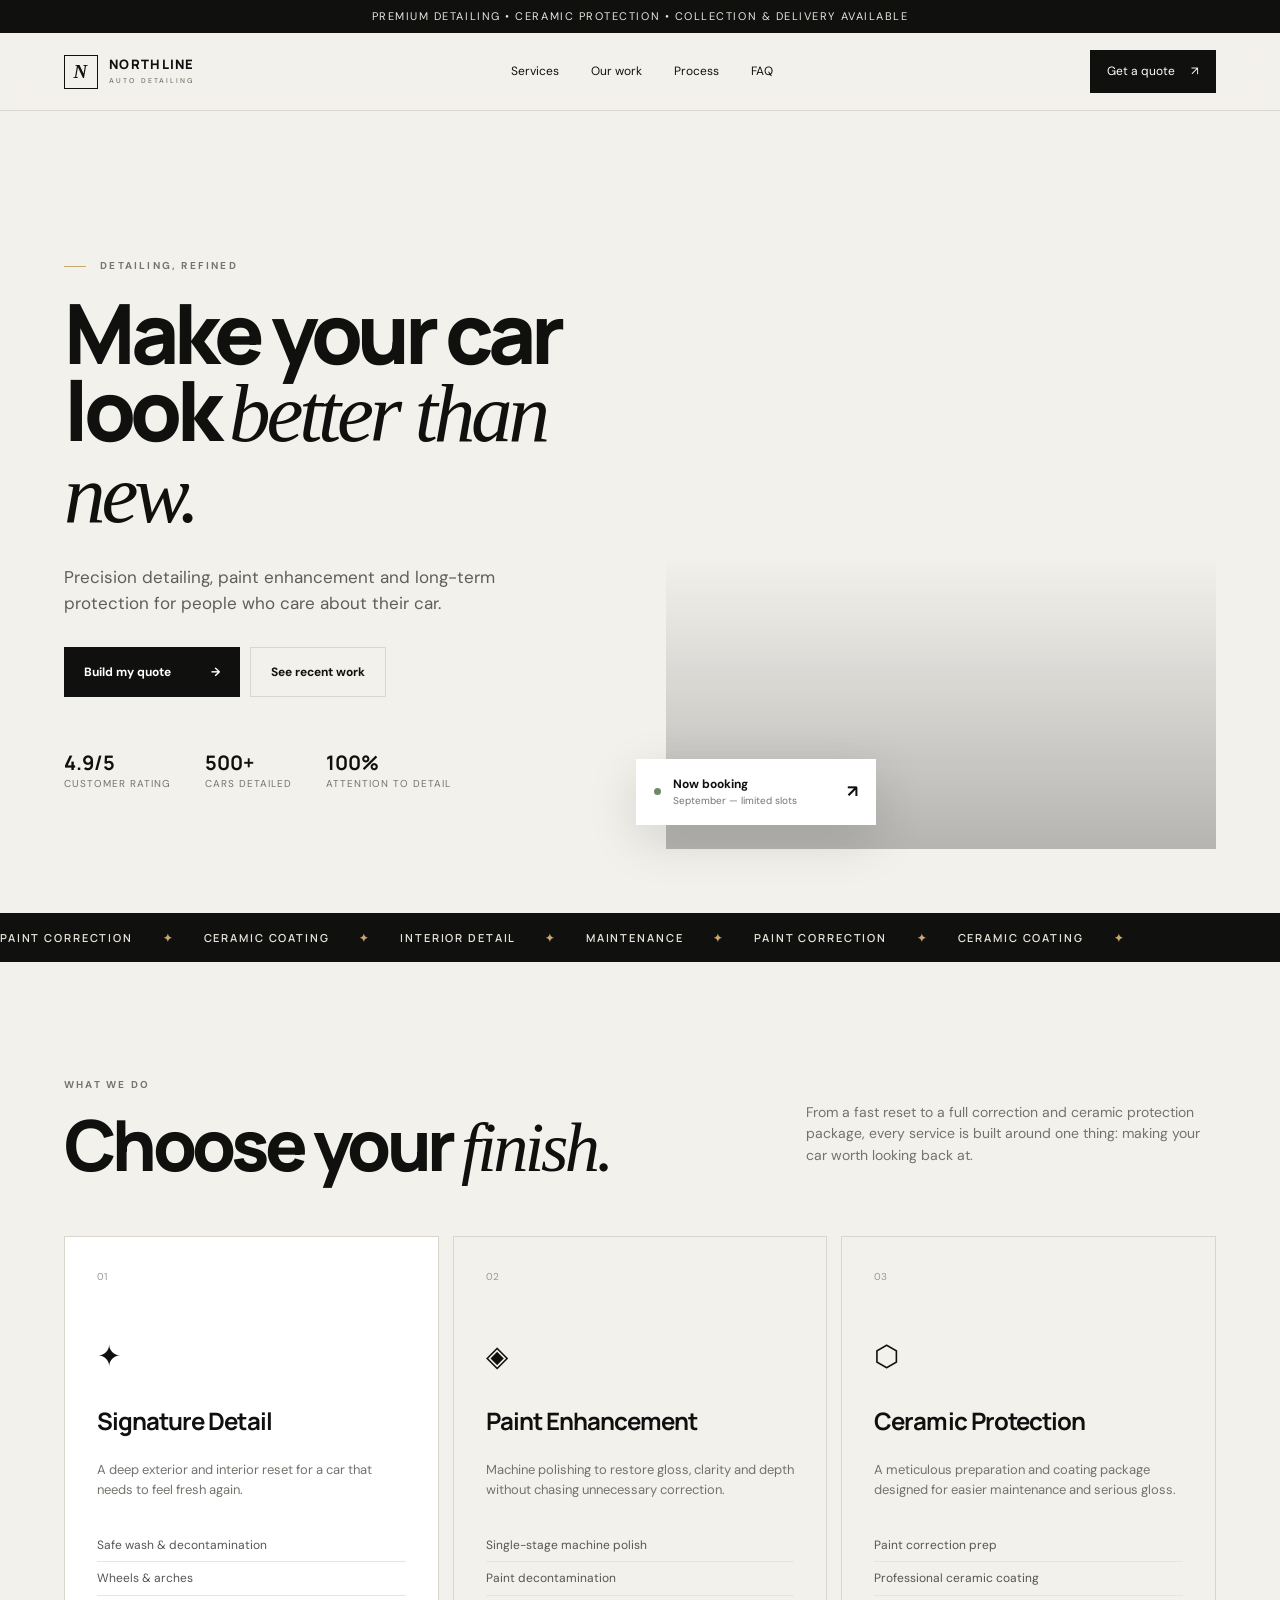
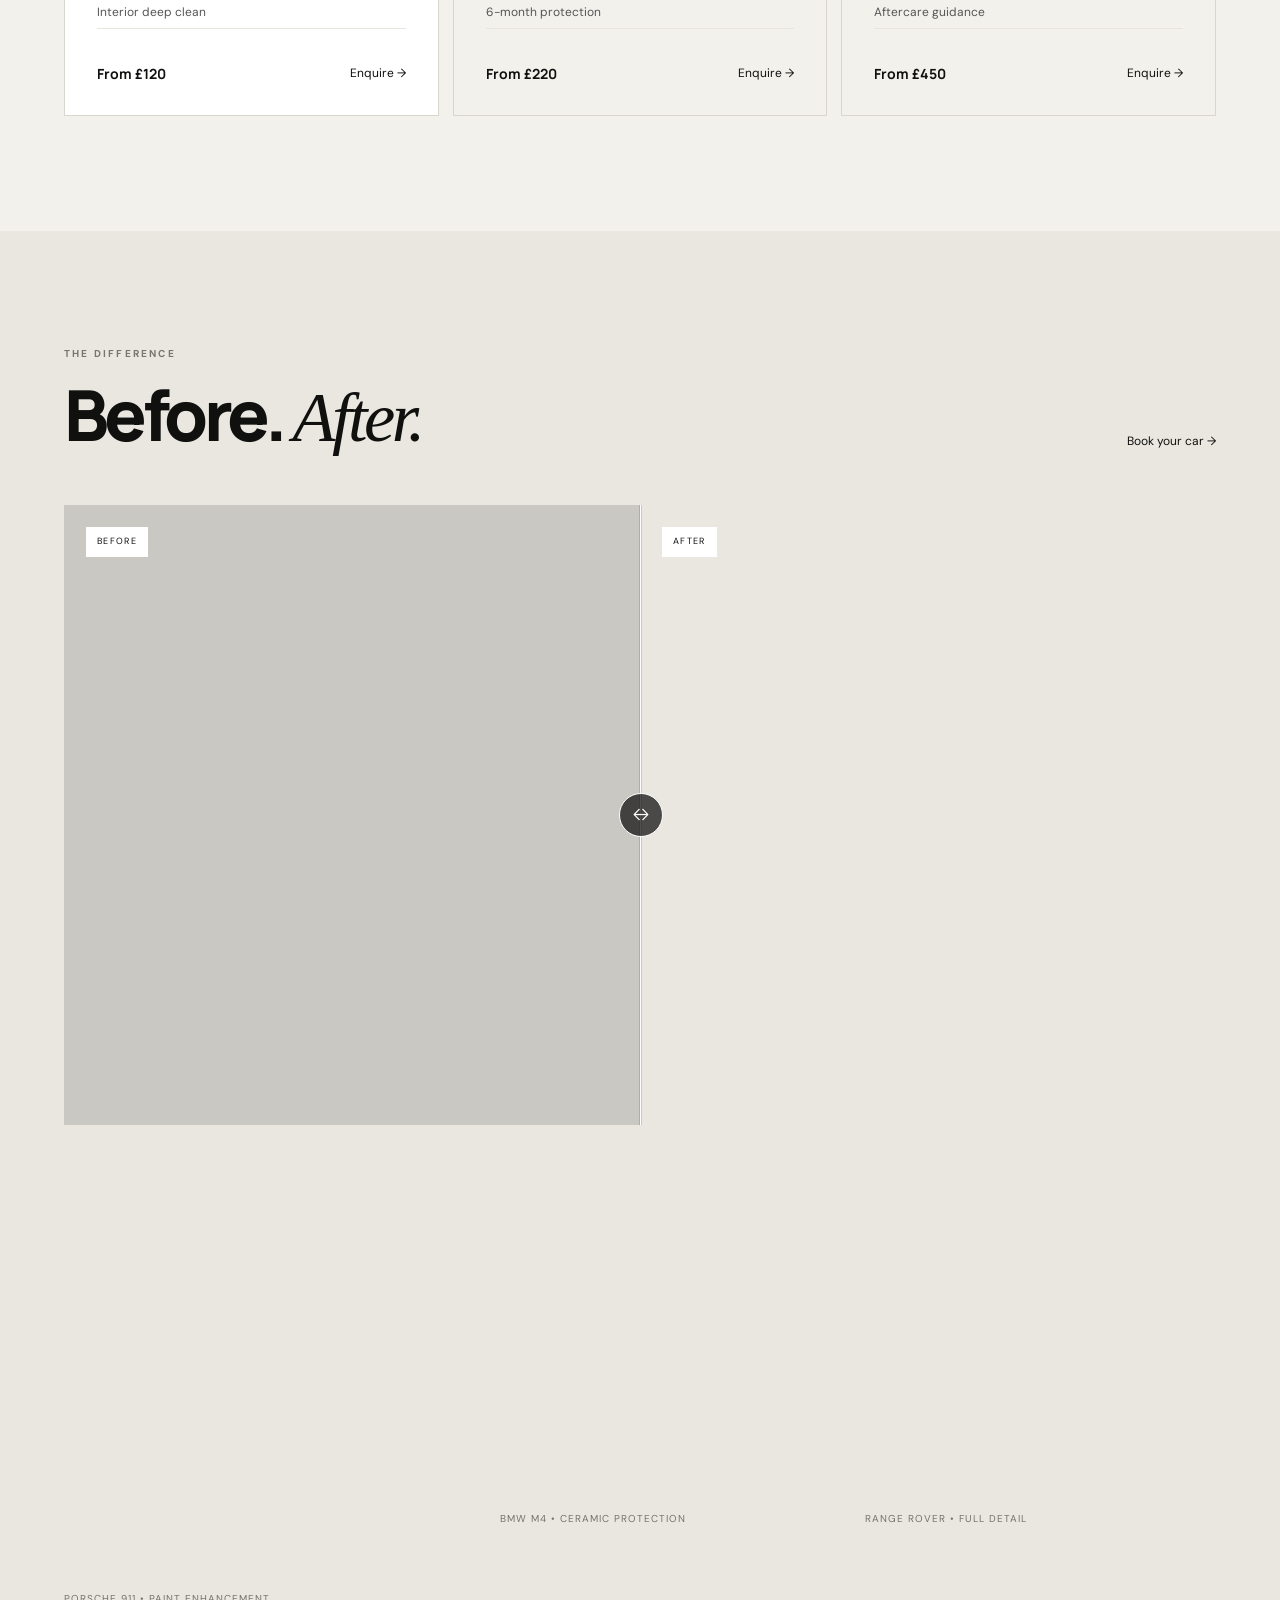
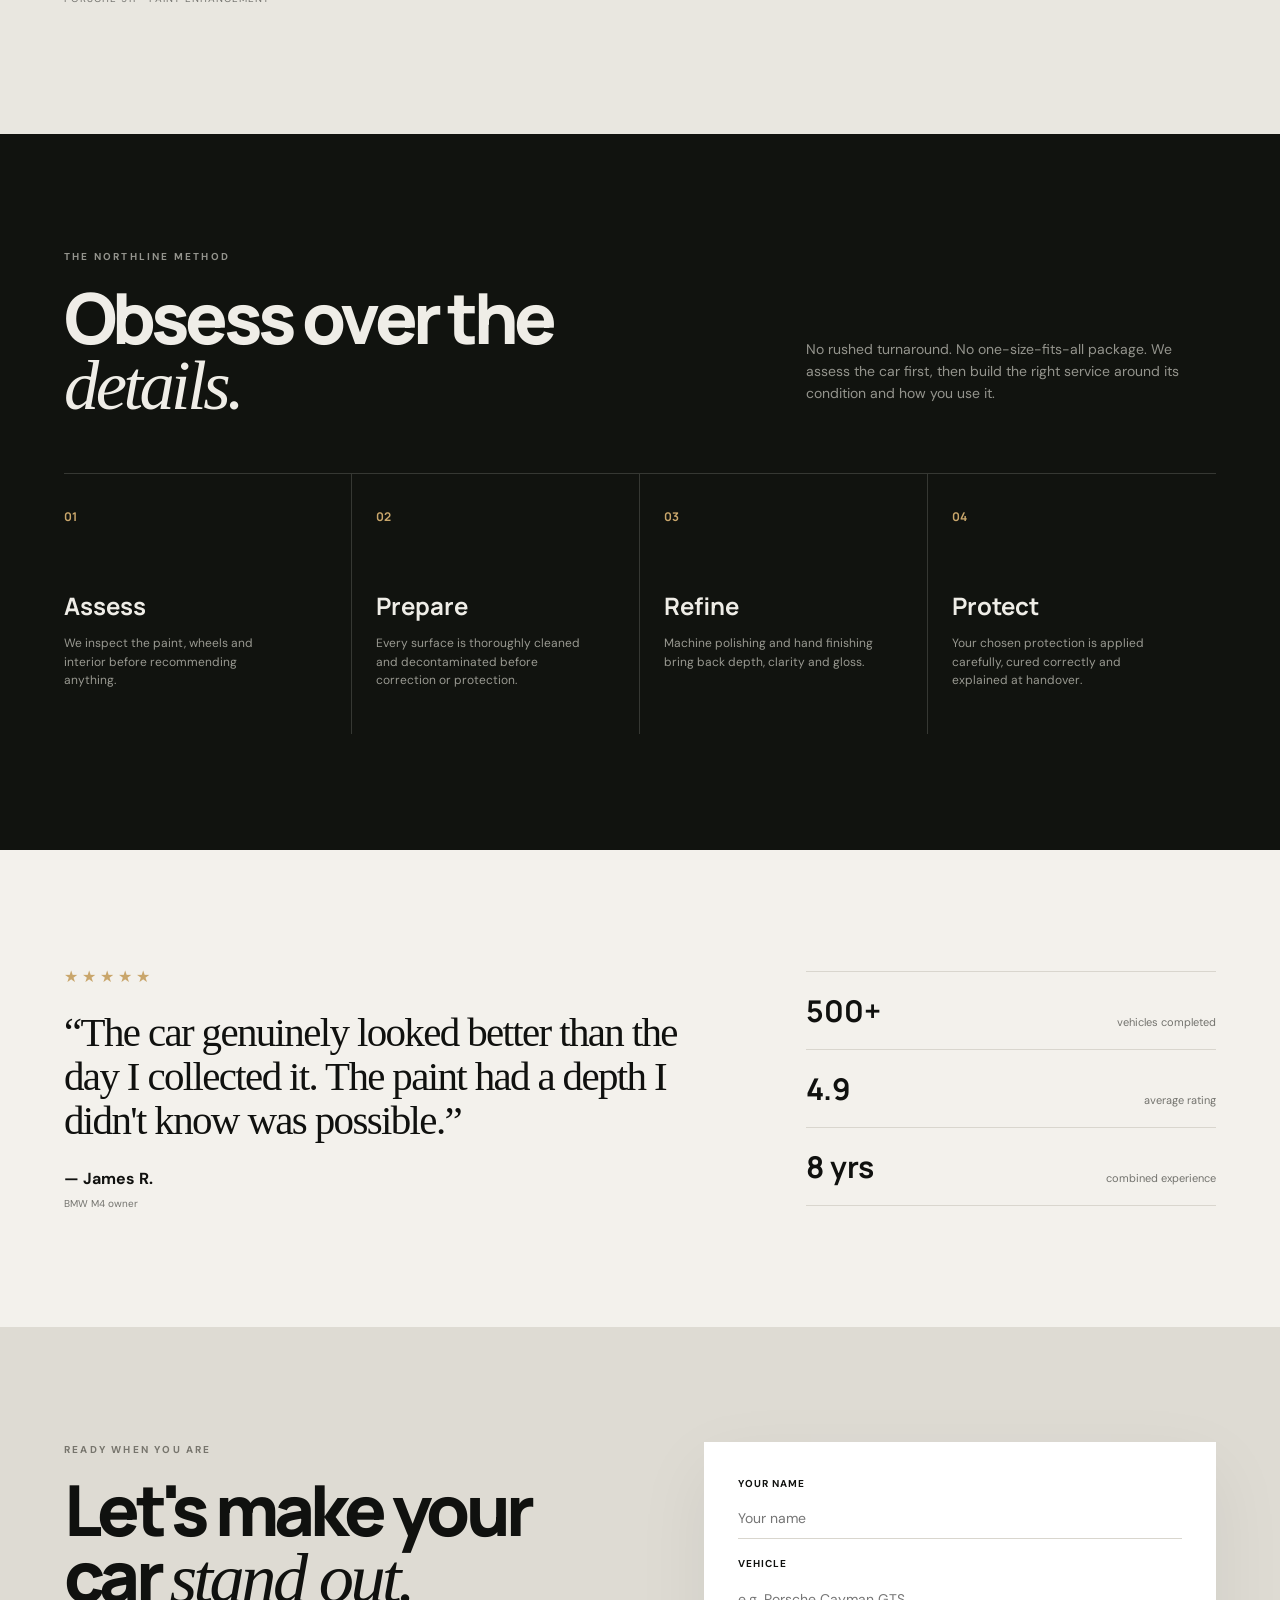
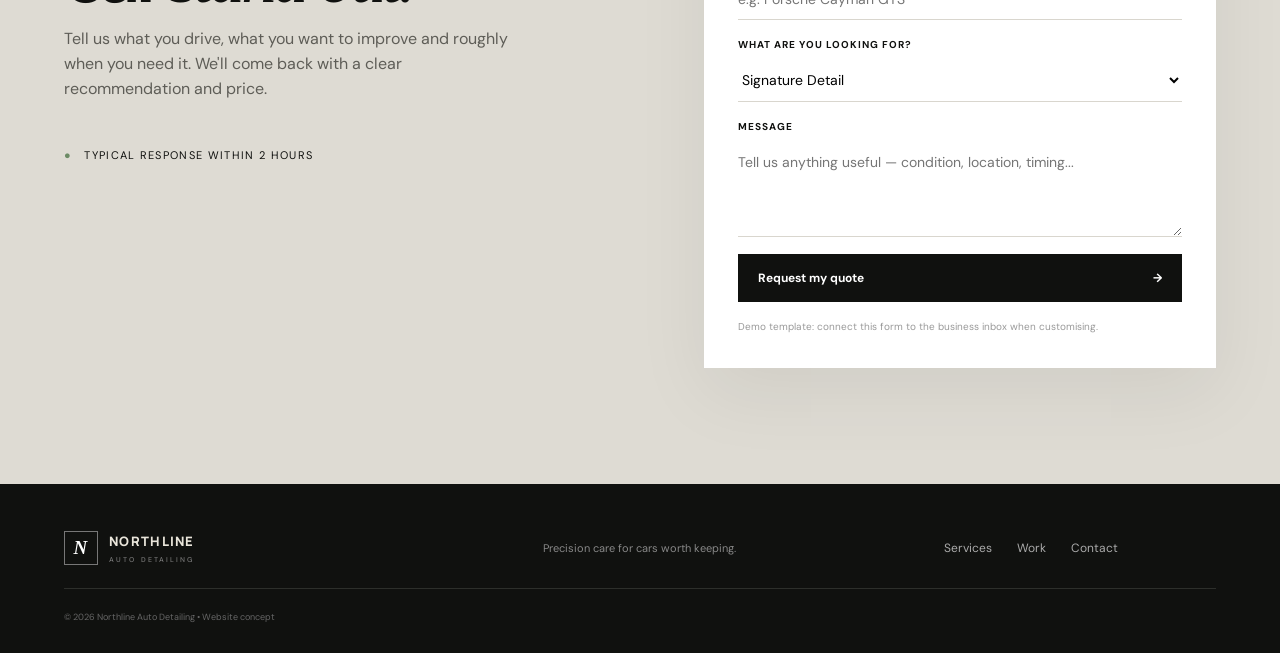
<file: index.html>
<!doctype html>
<html lang="en">
<head>
  <meta charset="utf-8">
  <meta name="viewport" content="width=device-width, initial-scale=1">
  <meta name="description" content="Premium vehicle detailing and ceramic coating. Studio-grade finish, delivered with obsessive attention to detail.">
  <title>Northline Auto Detailing — Paintwork, Protection & Detail</title>
  <link rel="preconnect" href="https://fonts.googleapis.com">
  <link rel="preconnect" href="https://fonts.gstatic.com" crossorigin>
  <link href="https://fonts.googleapis.com/css2?family=DM+Sans:wght@400;500;600;700&family=Manrope:wght@500;600;700;800&display=swap" rel="stylesheet">
  <link rel="stylesheet" href="styles.css">
</head>
<body>
  <div class="announcement">Premium detailing • Ceramic protection • Collection & delivery available</div>

  <header class="nav">
    <a class="brand" href="#top" aria-label="Northline home">
      <span class="brand-mark">N</span>
      <span>NORTHLINE<small>AUTO DETAILING</small></span>
    </a>
    <nav>
      <a href="#services">Services</a>
      <a href="#work">Our work</a>
      <a href="#process">Process</a>
      <a href="#faq">FAQ</a>
    </nav>
    <a class="nav-cta" href="#quote">Get a quote <span>↗</span></a>
    <button class="menu" aria-label="Open menu">☰</button>
  </header>

  <main id="top">
    <section class="hero">
      <div class="hero-copy reveal">
        <p class="eyebrow"><span></span> DETAILING, REFINED</p>
        <h1>Make your car look <em>better than new.</em></h1>
        <p class="lede">Precision detailing, paint enhancement and long-term protection for people who care about their car.</p>
        <div class="hero-actions">
          <a class="button primary" href="#quote">Build my quote <span>→</span></a>
          <a class="button ghost" href="#work">See recent work</a>
        </div>
        <div class="trust-row">
          <div><strong>4.9/5</strong><span>customer rating</span></div>
          <div><strong>500+</strong><span>cars detailed</span></div>
          <div><strong>100%</strong><span>attention to detail</span></div>
        </div>
      </div>
      <div class="hero-visual">
        <div class="hero-image"></div>
        <div class="floating-card"><span class="dot"></span><div><strong>Now booking</strong><small>September — limited slots</small></div><b>↗</b></div>
      </div>
    </section>

    <section class="marquee"><div>PAINT CORRECTION <span>✦</span> CERAMIC COATING <span>✦</span> INTERIOR DETAIL <span>✦</span> MAINTENANCE <span>✦</span> PAINT CORRECTION <span>✦</span> CERAMIC COATING <span>✦</span></div></section>

    <section class="section services" id="services">
      <div class="section-head reveal"><div><p class="eyebrow">WHAT WE DO</p><h2>Choose your <em>finish.</em></h2></div><p>From a fast reset to a full correction and ceramic protection package, every service is built around one thing: making your car worth looking back at.</p></div>
      <div class="service-grid">
        <article class="service-card featured reveal"><span class="number">01</span><div class="service-icon">✦</div><h3>Signature Detail</h3><p>A deep exterior and interior reset for a car that needs to feel fresh again.</p><ul><li>Safe wash & decontamination</li><li>Wheels & arches</li><li>Interior deep clean</li></ul><div class="service-bottom"><strong>From £120</strong><a href="#quote">Enquire →</a></div></article>
        <article class="service-card reveal"><span class="number">02</span><div class="service-icon">◈</div><h3>Paint Enhancement</h3><p>Machine polishing to restore gloss, clarity and depth without chasing unnecessary correction.</p><ul><li>Single-stage machine polish</li><li>Paint decontamination</li><li>6-month protection</li></ul><div class="service-bottom"><strong>From £220</strong><a href="#quote">Enquire →</a></div></article>
        <article class="service-card reveal"><span class="number">03</span><div class="service-icon">⬡</div><h3>Ceramic Protection</h3><p>A meticulous preparation and coating package designed for easier maintenance and serious gloss.</p><ul><li>Paint correction prep</li><li>Professional ceramic coating</li><li>Aftercare guidance</li></ul><div class="service-bottom"><strong>From £450</strong><a href="#quote">Enquire →</a></div></article>
      </div>
    </section>

    <section class="section work" id="work">
      <div class="section-head reveal"><div><p class="eyebrow">THE DIFFERENCE</p><h2>Before. <em>After.</em></h2></div><a class="text-link" href="#quote">Book your car →</a></div>
      <div class="before-after reveal">
        <div class="work-panel before"><span>BEFORE</span><div class="work-image img-before"></div></div>
        <div class="work-panel after"><span>AFTER</span><div class="work-image img-after"></div></div>
        <div class="slider-line"><i></i></div>
      </div>
      <div class="gallery">
        <div class="gallery-item tall reveal"><div class="gallery-image g1"></div><span>Porsche 911 • paint enhancement</span></div>
        <div class="gallery-item reveal"><div class="gallery-image g2"></div><span>BMW M4 • ceramic protection</span></div>
        <div class="gallery-item reveal"><div class="gallery-image g3"></div><span>Range Rover • full detail</span></div>
      </div>
    </section>

    <section class="dark-section" id="process">
      <div class="section-head reveal"><div><p class="eyebrow">THE NORTHLINE METHOD</p><h2>Obsess over the <em>details.</em></h2></div><p>No rushed turnaround. No one-size-fits-all package. We assess the car first, then build the right service around its condition and how you use it.</p></div>
      <div class="process-grid">
        <div class="process reveal"><b>01</b><h3>Assess</h3><p>We inspect the paint, wheels and interior before recommending anything.</p></div>
        <div class="process reveal"><b>02</b><h3>Prepare</h3><p>Every surface is thoroughly cleaned and decontaminated before correction or protection.</p></div>
        <div class="process reveal"><b>03</b><h3>Refine</h3><p>Machine polishing and hand finishing bring back depth, clarity and gloss.</p></div>
        <div class="process reveal"><b>04</b><h3>Protect</h3><p>Your chosen protection is applied carefully, cured correctly and explained at handover.</p></div>
      </div>
    </section>

    <section class="section proof">
      <div class="proof-card reveal"><span>★★★★★</span><blockquote>“The car genuinely looked better than the day I collected it. The paint had a depth I didn't know was possible.”</blockquote><strong>— James R.</strong><small>BMW M4 owner</small></div>
      <div class="proof-stats reveal"><div><strong>500+</strong><span>vehicles completed</span></div><div><strong>4.9</strong><span>average rating</span></div><div><strong>8 yrs</strong><span>combined experience</span></div></div>
    </section>

    <section class="section quote" id="quote">
      <div class="quote-copy reveal"><p class="eyebrow">READY WHEN YOU ARE</p><h2>Let's make your car <em>stand out.</em></h2><p>Tell us what you drive, what you want to improve and roughly when you need it. We'll come back with a clear recommendation and price.</p><div class="contact-note"><span>●</span> Typical response within 2 hours</div></div>
      <form class="quote-form reveal" id="quoteForm">
        <label>Your name<input name="name" required placeholder="Your name"></label>
        <label>Vehicle<input name="vehicle" required placeholder="e.g. Porsche Cayman GTS"></label>
        <label>What are you looking for?<select name="service"><option>Signature Detail</option><option>Paint Enhancement</option><option>Ceramic Protection</option><option>Not sure — advise me</option></select></label>
        <label>Message<textarea name="message" rows="4" placeholder="Tell us anything useful — condition, location, timing..."></textarea></label>
        <button class="button primary" type="submit">Request my quote <span>→</span></button>
        <p class="form-note">Demo template: connect this form to the business inbox when customising.</p>
      </form>
    </section>
  </main>

  <footer>
    <div class="footer-brand"><span class="brand-mark">N</span><div>NORTHLINE<small>AUTO DETAILING</small></div></div>
    <p>Precision care for cars worth keeping.</p>
    <div class="footer-links"><a href="#services">Services</a><a href="#work">Work</a><a href="#quote">Contact</a></div>
    <small>© 2026 Northline Auto Detailing • Website concept</small>
  </footer>

  <script src="script.js"></script>
</body>
</html>
</file>
<file: styles.css>
:root{--ink:#10110f;--paper:#f3f1ec;--muted:#73736e;--line:#d9d6ce;--accent:#c9a66b;--white:#fff;--dark:#11130f}*{box-sizing:border-box}html{scroll-behavior:smooth}body{margin:0;background:var(--paper);color:var(--ink);font-family:"DM Sans",sans-serif;line-height:1.55}.announcement{text-align:center;background:#10110f;color:#e8e5dc;padding:8px;font-size:11px;letter-spacing:.14em;text-transform:uppercase}.nav{height:78px;padding:0 5vw;display:flex;align-items:center;justify-content:space-between;border-bottom:1px solid var(--line);position:sticky;top:0;background:rgba(243,241,236,.92);backdrop-filter:blur(14px);z-index:20}.brand{display:flex;align-items:center;gap:11px;color:inherit;text-decoration:none;font-family:Manrope;font-weight:800;letter-spacing:.1em;font-size:13px;line-height:1}.brand small,.footer-brand small{display:block;font:500 7px "DM Sans";letter-spacing:.3em;color:var(--muted);margin-top:5px}.brand-mark{display:grid;place-items:center;width:34px;height:34px;border:1px solid var(--ink);font-family:serif;font-size:19px;font-style:italic}.nav nav{display:flex;gap:32px}.nav nav a,.footer-links a{color:inherit;text-decoration:none;font-size:12px}.nav-cta{background:var(--ink);color:#fff;text-decoration:none;padding:12px 17px;font-size:12px}.nav-cta span{margin-left:13px}.menu{display:none;border:0;background:none;font-size:22px}.hero{min-height:calc(100vh - 111px);display:grid;grid-template-columns:1fr 1fr;gap:4vw;padding:7vw 5vw 5vw;align-items:center}.eyebrow{font-size:10px;letter-spacing:.22em;font-weight:700;color:#77756d;margin:0 0 20px}.eyebrow span{display:inline-block;width:22px;height:1px;background:var(--accent);vertical-align:middle;margin-right:10px}.hero h1,h2{font:800 clamp(48px,6.5vw,92px)/.93 Manrope;letter-spacing:-.065em;margin:0}.hero h1 em,h2 em{font-family:Georgia,serif;font-weight:400;letter-spacing:-.05em}.lede{max-width:520px;color:#5f5e58;font-size:17px;margin:30px 0}.hero-actions{display:flex;gap:10px;margin:30px 0 52px}.button{display:inline-flex;align-items:center;justify-content:space-between;gap:40px;border:0;padding:16px 20px;text-decoration:none;font:700 12px "DM Sans";cursor:pointer}.button.primary{background:var(--ink);color:#fff}.button.ghost{border:1px solid var(--line);color:var(--ink);background:transparent}.trust-row{display:flex;gap:34px}.trust-row div{display:flex;flex-direction:column}.trust-row strong{font:700 20px Manrope}.trust-row span{font-size:10px;color:var(--muted);text-transform:uppercase;letter-spacing:.1em}.hero-visual{height:min(72vh,700px);position:relative}.hero-image,.work-image,.gallery-image{background-size:cover;background-position:center}.hero-image{height:100%;background-image:linear-gradient(180deg,transparent 55%,rgba(0,0,0,.25)),url("https://images.unsplash.com/photo-1542282088-72c9c27ed0cd?auto=format&fit=crop&w=1400&q=85")}.floating-card{position:absolute;bottom:24px;left:-30px;background:#fff;padding:16px 18px;display:flex;gap:12px;align-items:center;box-shadow:0 15px 50px #0002;min-width:240px}.floating-card .dot{width:7px;height:7px;background:#6c8b65;border-radius:50%}.floating-card div{display:flex;flex-direction:column;flex:1}.floating-card strong{font-size:12px}.floating-card small{font-size:10px;color:var(--muted)}.floating-card>b{font-size:17px}.marquee{overflow:hidden;background:var(--ink);color:#e9e5da;padding:17px 0;white-space:nowrap;font:600 11px Manrope;letter-spacing:.17em}.marquee div{animation:marquee 25s linear infinite}.marquee span{color:var(--accent);margin:0 26px}@keyframes marquee{to{transform:translateX(-35%)}}.section{padding:9vw 5vw}.section-head{display:flex;justify-content:space-between;gap:8vw;align-items:end;margin-bottom:55px}.section-head h2{font-size:clamp(43px,5.5vw,76px)}.section-head>p{max-width:410px;color:var(--muted);font-size:14px}.service-grid{display:grid;grid-template-columns:repeat(3,1fr);gap:14px}.service-card{border:1px solid var(--line);padding:32px;min-height:480px;display:flex;flex-direction:column;transition:.35s}.service-card:hover{transform:translateY(-5px);background:#fff}.service-card.featured{background:#fff}.number{font-size:10px;color:#999}.service-icon{font-size:29px;margin:50px 0 25px}.service-card h3{font:700 24px Manrope;margin:0 0 10px;letter-spacing:-.04em}.service-card p{font-size:13px;color:var(--muted);max-width:320px}.service-card ul{padding:15px 0 0;margin:0;list-style:none;font-size:12px;color:#555}.service-card li{padding:7px 0;border-bottom:1px solid #e8e5df}.service-bottom{margin-top:auto;display:flex;justify-content:space-between;align-items:center;padding-top:30px}.service-bottom strong{font:700 14px Manrope}.service-bottom a,.text-link{font-size:12px;color:var(--ink);text-decoration:none}.work{background:#e9e7e0}.before-after{height:620px;display:grid;grid-template-columns:1fr 1fr;position:relative;overflow:hidden}.work-panel{position:relative}.work-panel>span{position:absolute;top:22px;left:22px;background:#fff;padding:8px 11px;font-size:9px;letter-spacing:.15em;z-index:2}.work-image{height:100%}.img-before{background-image:linear-gradient(#0002,#0002),url("https://images.unsplash.com/photo-1494905998402-395d579af36f?auto=format&fit=crop&w=1100&q=85");filter:saturate(.65) brightness(.72)}.img-after{background-image:url("https://images.unsplash.com/photo-1553440569-bcc63803a83d?auto=format&fit=crop&w=1100&q=85")}.slider-line{position:absolute;left:50%;top:0;bottom:0;width:1px;background:#fff;box-shadow:0 0 0 1px #0002}.slider-line i{position:absolute;top:50%;left:50%;transform:translate(-50%,-50%);width:44px;height:44px;border:1px solid #fff;border-radius:50%;background:#111b;color:#fff}.slider-line i:after{content:"↔";position:absolute;inset:0;display:grid;place-items:center;font-style:normal}.gallery{display:grid;grid-template-columns:1.2fr 1fr 1fr;gap:14px;margin-top:14px}.gallery-item{overflow:hidden}.gallery-image{height:360px;transition:transform .6s}.gallery-item:hover .gallery-image{transform:scale(1.04)}.gallery-item.tall .gallery-image{height:440px}.g1{background-image:url("https://images.unsplash.com/photo-1503376780353-7e6692767b70?auto=format&fit=crop&w=1000&q=85")}.g2{background-image:url("https://images.unsplash.com/photo-1492144534655-ae79c964c9d7?auto=format&fit=crop&w=1000&q=85")}.g3{background-image:url("https://images.unsplash.com/photo-1511919884226-fd3cad34687c?auto=format&fit=crop&w=1000&q=85")}.gallery-item>span{display:block;padding:12px 0;font-size:10px;text-transform:uppercase;letter-spacing:.1em;color:var(--muted)}.dark-section{background:var(--dark);color:#efede7;padding:9vw 5vw}.dark-section .section-head p,.dark-section .eyebrow{color:#94948d}.process-grid{display:grid;grid-template-columns:repeat(4,1fr);border-top:1px solid #363833}.process{padding:30px 20px 30px 0;border-right:1px solid #363833;min-height:260px}.process:not(:first-child){padding-left:24px}.process:last-child{border-right:0}.process b{font:700 12px Manrope;color:var(--accent)}.process h3{font:700 24px Manrope;margin:60px 0 10px}.process p{font-size:12px;color:#999991;max-width:210px}.proof{display:grid;grid-template-columns:1.5fr 1fr;gap:10vw;align-items:center}.proof-card span{letter-spacing:.25em;color:var(--accent)}blockquote{font:400 clamp(26px,3.2vw,44px)/1.08 Georgia,serif;letter-spacing:-.04em;margin:20px 0 25px;max-width:720px}.proof-card strong,.proof-card small{display:block}.proof-card small{font-size:10px;color:var(--muted);margin-top:4px}.proof-stats{border-top:1px solid var(--line)}.proof-stats div{display:flex;justify-content:space-between;padding:18px 0;border-bottom:1px solid var(--line)}.proof-stats strong{font:700 30px Manrope}.proof-stats span{font-size:11px;color:var(--muted);align-self:end}.quote{background:#dedbd3;display:grid;grid-template-columns:1fr 1fr;gap:10vw}.quote-copy h2{font-size:clamp(45px,5.5vw,75px)}.quote-copy>p:not(.eyebrow){max-width:450px;color:#5e5d57}.contact-note{margin-top:45px;font-size:11px;text-transform:uppercase;letter-spacing:.12em}.contact-note span{color:#6c8b65;margin-right:8px}.quote-form{background:#fff;padding:34px;display:grid;gap:17px;box-shadow:0 25px 70px #00000010}.quote-form label{display:grid;gap:7px;font-size:10px;text-transform:uppercase;letter-spacing:.1em;font-weight:700}.quote-form input,.quote-form select,.quote-form textarea{width:100%;border:0;border-bottom:1px solid var(--line);padding:11px 0;font:14px "DM Sans";background:transparent;outline:0}.quote-form textarea{resize:vertical}.form-note{font-size:10px;color:#999;margin:0}footer{background:var(--ink);color:#e9e5da;padding:45px 5vw 28px;display:grid;grid-template-columns:1fr 1fr 1fr;gap:20px;align-items:center}.footer-brand{display:flex;align-items:center;gap:11px;font:800 13px Manrope;letter-spacing:.1em}.footer-brand .brand-mark{border-color:#777;color:#fff}.footer-brand small{color:#777}.footer-links{display:flex;gap:25px;justify-content:center}.footer-links a{color:#aaa}.footer-brand+p{font-size:11px;color:#888;text-align:center}footer>small{grid-column:1/-1;color:#666;font-size:9px;border-top:1px solid #2d2f2b;padding-top:22px}@media(max-width:850px){.nav nav,.nav-cta{display:none}.menu{display:block}.hero{grid-template-columns:1fr;padding-top:13vw}.hero-visual{height:70vw}.floating-card{left:12px}.service-grid,.process-grid,.gallery,.proof,.quote{grid-template-columns:1fr}.before-after{height:75vw}.gallery-item.tall .gallery-image,.gallery-image{height:70vw}.process{border-right:0;border-bottom:1px solid #363833}.process:not(:first-child){padding-left:0}.section-head{display:block}.section-head>p{margin-top:25px}.trust-row{gap:18px}.trust-row strong{font-size:16px}footer{grid-template-columns:1fr}.footer-links{justify-content:flex-start}footer>small{grid-column:auto}}
</file>
